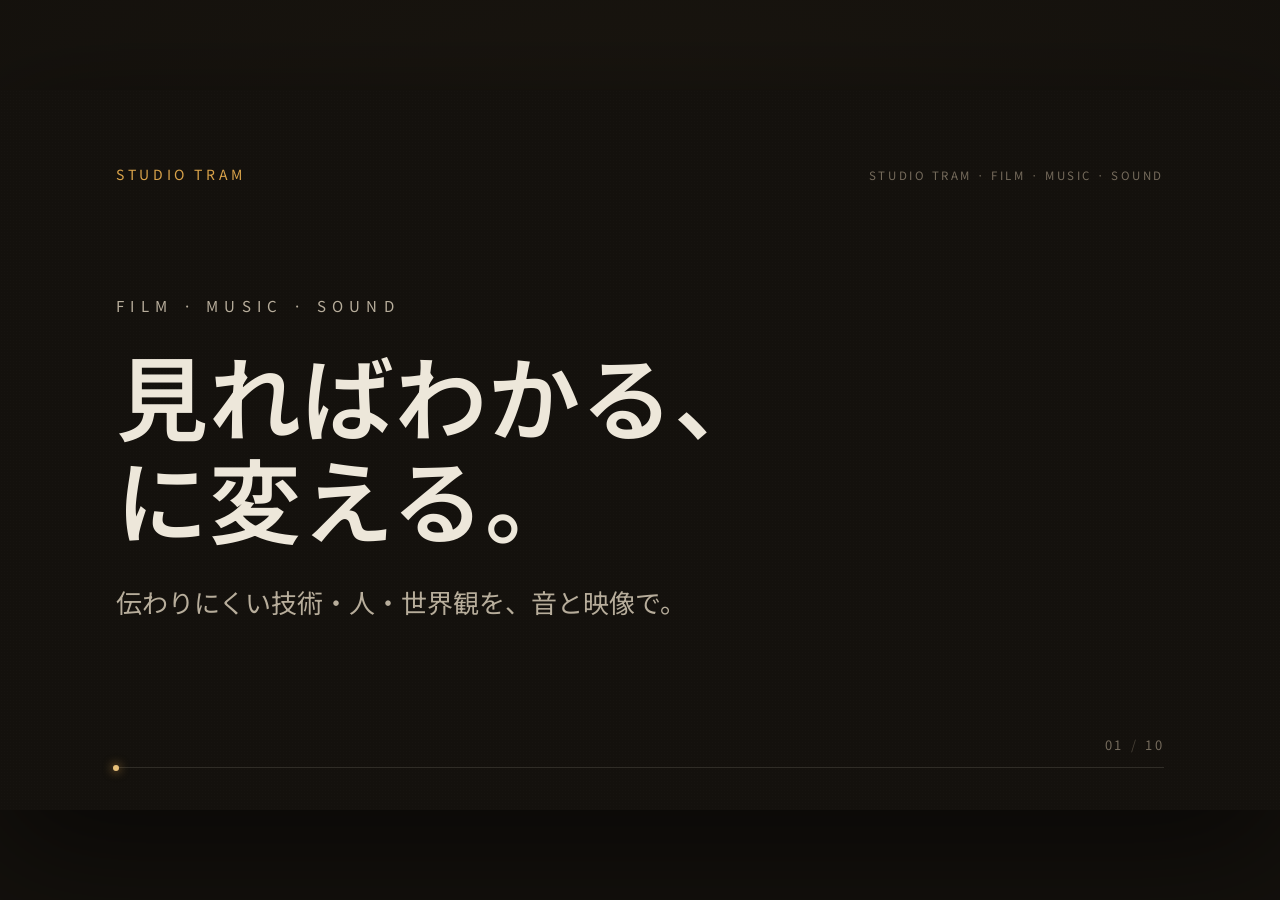
<file: index.html>
<!DOCTYPE html>
<html lang="ja">
<head>
<meta charset="UTF-8" />
<meta name="viewport" content="width=device-width, initial-scale=1" />
<title>STUDIO TRAM ｜ FILM · MUSIC · SOUND</title>
<link rel="preconnect" href="https://fonts.googleapis.com" />
<link rel="preconnect" href="https://fonts.gstatic.com" crossorigin />
<link href="https://fonts.googleapis.com/css2?family=Shippori+Mincho+B1:wght@500;600;700&family=Noto+Sans+JP:wght@400;500;700&family=IBM+Plex+Mono:wght@400;500&display=swap" rel="stylesheet" />
<link rel="stylesheet" href="styles.css" />
</head>
<body>
  <div class="deck">
    <div class="stage" id="stage">
      <div class="slide-mount" id="mount"></div>
      <div class="track" aria-hidden="true">
        <div class="track-line"></div>
        <div class="track-fill"></div>
        <div class="track-node"></div>
      </div>
    </div>
  </div>

  <script src="deck-data.js"></script>
  <script>
  (function () {
    const DECK = window.TRAM_DECK, TOTAL = DECK.length;
    const stage = document.getElementById("stage");
    const mount = document.getElementById("mount");
    const reduce = matchMedia("(prefers-reduced-motion: reduce)").matches;
    let cur = 0;
    const picks = {}; // slideIndex -> chosen option key（選択状態を保持）

    /* 16:9 自動スケール */
    function fit() {
      const s = Math.min(innerWidth / 1280, innerHeight / 720);
      stage.style.transform = "scale(" + s + ")";
    }
    addEventListener("resize", fit);

    /* チャンネル同期（presenterと双方向） */
    let ch = null;
    try { ch = new BroadcastChannel("studio-tram-deck"); } catch (e) {}
    if (ch) ch.onmessage = (e) => {
      const m = e.data || {};
      if (m.type === "goto" && m.i !== cur) go(m.i, false);
      if (m.type === "pick" && m.i === cur) applyPick(m.k, false);
      if (m.type === "hello" && ch) ch.postMessage({ type: "state", i: cur });
    };
    function broadcast(o) { if (ch) ch.postMessage(o); }

    function render() {
      mount.innerHTML = window.renderSlide(DECK[cur], cur, TOTAL);
      stage.style.setProperty("--progress", TOTAL > 1 ? cur / (TOTAL - 1) : 0);
      stage.classList.toggle("is-hero", DECK[cur].layout === "hero");

      // 選択肢のクリック挙動
      const slide = mount.querySelector(".slide");
      if (DECK[cur].layout === "choices") {
        slide.querySelectorAll(".choice").forEach((btn) => {
          btn.addEventListener("click", () => applyPick(+btn.dataset.k, true));
        });
        if (picks[cur] != null) applyPick(picks[cur], false);
      }

      const el = slide;
      if (reduce) { el.classList.add("in"); }
      else { requestAnimationFrame(() => requestAnimationFrame(() => el.classList.add("in"))); }
    }

    function applyPick(k, emit) {
      picks[cur] = k;
      const grid = mount.querySelector(".choice-grid");
      if (!grid) return;
      grid.classList.add("has-pick");
      grid.querySelectorAll(".choice").forEach((b) =>
        b.classList.toggle("is-picked", +b.dataset.k === k)
      );
      if (emit) broadcast({ type: "pick", i: cur, k });
    }

    function go(i, emit) {
      i = Math.max(0, Math.min(TOTAL - 1, i));
      if (i === cur) return;
      cur = i;
      render();
      if (emit) broadcast({ type: "goto", i: cur });
    }
    function next() { go(cur + 1, true); }
    function prev() { go(cur - 1, true); }

    addEventListener("keydown", (e) => {
      if (["ArrowRight", "PageDown", " "].includes(e.key)) { e.preventDefault(); next(); }
      else if (["ArrowLeft", "PageUp"].includes(e.key)) { e.preventDefault(); prev(); }
      else if (e.key === "Home") go(0, true);
      else if (e.key === "End") go(TOTAL - 1, true);
    });
    stage.addEventListener("click", (e) => {
      if (e.target.closest(".choice")) return; // 選択肢クリックは送り送りしない
      next();
    });

    fit(); render();
    broadcast({ type: "hello" });
  })();
  </script>
</body>
</html>
</file>
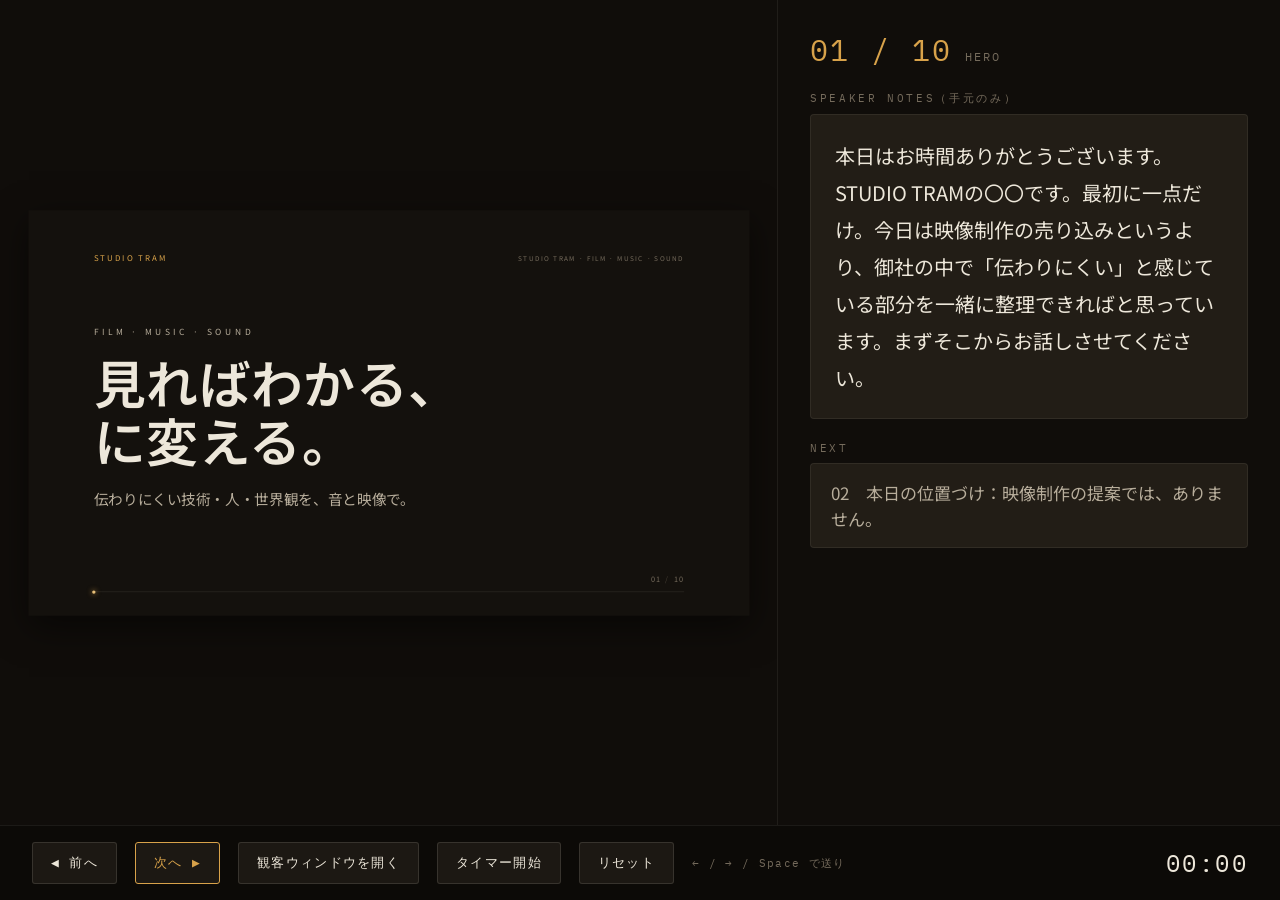
<file: present.html>
<!DOCTYPE html>
<html lang="ja">
<head>
<meta charset="UTF-8" />
<meta name="viewport" content="width=device-width, initial-scale=1" />
<title>STUDIO TRAM ｜ 手元（presenter）</title>
<link rel="preconnect" href="https://fonts.googleapis.com" />
<link rel="preconnect" href="https://fonts.gstatic.com" crossorigin />
<link href="https://fonts.googleapis.com/css2?family=Shippori+Mincho+B1:wght@500;600;700&family=Noto+Sans+JP:wght@400;500;700&family=IBM+Plex+Mono:wght@400;500&display=swap" rel="stylesheet" />
<link rel="stylesheet" href="styles.css" />
</head>
<body>
  <div class="pv">
    <div class="pv-stagewrap">
      <div class="stage" id="stage">
        <div class="slide-mount" id="mount"></div>
        <div class="track" aria-hidden="true">
          <div class="track-line"></div>
          <div class="track-fill"></div>
          <div class="track-node"></div>
        </div>
      </div>
    </div>

    <div class="pv-side">
      <div class="pv-counter">
        <span class="num" id="pvNum">01 / 10</span>
        <span class="lay" id="pvLay"></span>
      </div>
      <div>
        <div class="pv-notes-label">SPEAKER NOTES（手元のみ）</div>
        <div class="pv-notes" id="pvNotes"></div>
      </div>
      <div>
        <div class="pv-next-label">NEXT</div>
        <div class="pv-next" id="pvNext"></div>
      </div>
    </div>

    <div class="pv-bar">
      <button class="pv-btn" id="btnPrev">◀ 前へ</button>
      <button class="pv-btn primary" id="btnNext">次へ ▶</button>
      <button class="pv-btn" id="btnOpen">観客ウィンドウを開く</button>
      <button class="pv-btn" id="btnTimer">タイマー開始</button>
      <button class="pv-btn" id="btnReset">リセット</button>
      <span class="pv-hint">← / → / Space で送り</span>
      <span class="pv-timer" id="pvTimer">00:00</span>
    </div>
  </div>

  <script src="deck-data.js"></script>
  <script>
  (function () {
    const DECK = window.TRAM_DECK, TOTAL = DECK.length;
    const stage = document.getElementById("stage");
    const mount = document.getElementById("mount");
    const reduce = matchMedia("(prefers-reduced-motion: reduce)").matches;
    let cur = 0;

    const $ = (id) => document.getElementById(id);

    let ch = null;
    try { ch = new BroadcastChannel("studio-tram-deck"); } catch (e) {}
    if (ch) ch.onmessage = (e) => {
      const m = e.data || {};
      if (m.type === "goto" && m.i !== cur) go(m.i, false);
      if (m.type === "state" && m.i !== cur) go(m.i, false);
    };
    function broadcast(o) { if (ch) ch.postMessage(o); }

    function pad(n){ return String(n).padStart(2,"0"); }

    function fitStage() {
      const wrap = stage.parentElement;
      const s = Math.min((wrap.clientWidth - 56) / 1280, (wrap.clientHeight - 56) / 720);
      stage.style.transform = "translate(-50%,-50%) scale(" + Math.max(0.1, s) + ")";
    }
    addEventListener("resize", fitStage);

    function renderPreview() {
      mount.innerHTML = window.renderSlide(DECK[cur], cur, TOTAL);
      stage.style.setProperty("--progress", TOTAL > 1 ? cur / (TOTAL - 1) : 0);
      stage.classList.toggle("is-hero", DECK[cur].layout === "hero");
      const el = mount.querySelector(".slide");
      el.classList.add("in"); // 手元は即表示
    }

    function renderSide() {
      $("pvNum").textContent = pad(cur + 1) + " / " + pad(TOTAL);
      $("pvLay").textContent = DECK[cur].layout.toUpperCase();
      $("pvNotes").textContent = DECK[cur].note || "—";
      if (cur < TOTAL - 1) {
        const n = DECK[cur + 1];
        const title = n.title || n.lead || n.figure || (n.parts && n.parts.join(" × ")) ||
                      (n.eyebrow) || "";
        $("pvNext").innerHTML = '<div class="nx-title">' + pad(cur + 2) + '　' +
          escapeHtml(n.eyebrow) + (title && title !== n.eyebrow ? '：' + escapeHtml(title) : '') +
          '</div>';
      } else {
        $("pvNext").innerHTML = '<div class="nx-end">— 最後のスライド（日程打診）—</div>';
      }
    }
    function escapeHtml(s){return String(s==null?"":s).replace(/&/g,"&amp;").replace(/</g,"&lt;").replace(/>/g,"&gt;");}

    function go(i, emit) {
      i = Math.max(0, Math.min(TOTAL - 1, i));
      cur = i;
      renderPreview(); renderSide();
      if (emit) broadcast({ type: "goto", i: cur });
    }
    function next(){ go(cur + 1, true); }
    function prev(){ go(cur - 1, true); }

    $("btnNext").onclick = next;
    $("btnPrev").onclick = prev;
    $("btnOpen").onclick = () => {
      const w = window.open("index.html", "tram_audience");
      setTimeout(() => broadcast({ type: "goto", i: cur }), 400);
    };

    /* タイマー */
    let t0 = null, raf = null, paused = 0, running = false;
    function tick() {
      const ms = Date.now() - t0 + paused;
      const s = Math.floor(ms / 1000);
      $("pvTimer").textContent = pad(Math.floor(s / 60)) + ":" + pad(s % 60);
      raf = requestAnimationFrame(tick);
    }
    $("btnTimer").onclick = () => {
      if (!running) { t0 = Date.now(); running = true; $("btnTimer").textContent = "一時停止"; tick(); }
      else { paused += Date.now() - t0; running = false; cancelAnimationFrame(raf); $("btnTimer").textContent = "再開"; }
    };
    $("btnReset").onclick = () => {
      running = false; cancelAnimationFrame(raf); paused = 0; t0 = null;
      $("pvTimer").textContent = "00:00"; $("btnTimer").textContent = "タイマー開始";
    };

    addEventListener("keydown", (e) => {
      if (["ArrowRight","PageDown"," "].includes(e.key)) { e.preventDefault(); next(); }
      else if (["ArrowLeft","PageUp"].includes(e.key)) { e.preventDefault(); prev(); }
      else if (e.key === "Home") go(0, true);
      else if (e.key === "End") go(TOTAL - 1, true);
    });

    fitStage(); go(0, false);
    broadcast({ type: "hello" });
  })();
  </script>
</body>
</html>
</file>
<file: styles.css>
/* ============================================================
   STUDIO TRAM — 商談デッキ 共通スタイル
   試写室トーン：espressoダーク × 骨色 × 真鍮アンバー
   署名要素：画面下を横切るブラスの「軌道線」= 進行バー
   ============================================================ */

:root {
  --bg:        #14110D;   /* ウォームダーク（espresso） */
  --bg-2:      #1C1813;   /* 面・カード */
  --bg-3:      #221D16;   /* presenter面 */
  --ink:       #EDE7DA;   /* 骨色・主文字 */
  --ink-soft:  #B7AD9B;   /* 補足 */
  --ink-faint: #756B5C;   /* かすれ・ラベル */
  --accent:    #D8A24A;   /* 真鍮アンバー（映写灯／金管） */
  --accent-2:  #E7C079;   /* 明るめブラス */
  --accent-deep:#9C7228;
  --hair:      rgba(237,231,218,0.13);
  --hair-soft: rgba(237,231,218,0.07);

  --serif: "Shippori Mincho B1", "Hiragino Mincho ProN", serif;
  --sans:  "Noto Sans JP", "Hiragino Kaku Gothic ProN", sans-serif;
  --mono:  "IBM Plex Mono", ui-monospace, monospace;

  --stage-w: 1280px;
  --stage-h: 720px;
  --mx: 116px;   /* 横の余白 */
  --my: 74px;    /* 縦の余白 */
}

* { box-sizing: border-box; }

html, body {
  margin: 0;
  height: 100%;
  background: var(--bg);
  color: var(--ink);
  font-family: var(--sans);
  -webkit-font-smoothing: antialiased;
  text-rendering: optimizeLegibility;
}

/* ---------- ステージ（16:9・中央・自動スケール） ---------- */
.deck {
  position: fixed;
  inset: 0;
  display: grid;
  place-items: center;
  overflow: hidden;
  background:
    radial-gradient(120% 80% at 50% 18%, #1A1610 0%, var(--bg) 60%);
}

.stage {
  position: relative;
  width: var(--stage-w);
  height: var(--stage-h);
  transform-origin: center center;
  background: var(--bg);
  box-shadow: 0 40px 120px rgba(0,0,0,0.55);
  overflow: hidden;
  --progress: 0;        /* 0..1 進行度（JSが更新） */
}

/* かすかなフィルム粒子（さりげなく） */
.stage::after {
  content: "";
  position: absolute; inset: 0;
  pointer-events: none;
  background-image: radial-gradient(rgba(255,255,255,0.025) 0.5px, transparent 0.6px);
  background-size: 3px 3px;
  opacity: 0.5;
  mix-blend-mode: screen;
}

.slide-mount { position: absolute; inset: 0; }

/* ---------- スライド枠 ---------- */
.slide {
  position: absolute;
  inset: 0;
  display: grid;
  grid-template-rows: auto 1fr auto;
  padding: var(--my) var(--mx) calc(var(--my) - 18px);
  opacity: 0;
  transform: translateY(10px);
}
.slide.in {
  opacity: 1;
  transform: none;
  transition: opacity .55s ease, transform .55s cubic-bezier(.2,.7,.2,1);
}

.chrome-top {
  display: flex;
  justify-content: space-between;
  align-items: baseline;
}
.eyebrow {
  font-size: 14px;
  letter-spacing: .26em;
  color: var(--accent);
  text-transform: none;
}
.slate {
  font-size: 11.5px;
  letter-spacing: .22em;
  color: var(--ink-faint);
}

.content {
  display: flex;
  flex-direction: column;
  justify-content: center;
  min-height: 0;
}

.chrome-bottom {
  display: flex;
  justify-content: flex-end;
  align-items: flex-end;
}
.idx {
  font-size: 13px;
  letter-spacing: .18em;
  color: var(--ink-faint);
}
.idx-sep { color: rgba(117,107,92,0.5); margin: 0 2px; }

/* ---------- 署名：ブラスの軌道線（進行バー兼ねる） ---------- */
.track {
  position: absolute;
  left: var(--mx);
  right: var(--mx);
  bottom: calc(var(--my) - 32px);
  height: 1px;
  pointer-events: none;
}
.track-line {
  position: absolute; inset: 0;
  background: var(--hair);
}
.track-fill {
  position: absolute; left: 0; top: 0; height: 1px;
  width: calc(var(--progress) * 100%);
  background: linear-gradient(90deg, rgba(216,162,74,0) 0%, var(--accent) 100%);
  transition: width .55s cubic-bezier(.2,.7,.2,1);
}
.track-node {
  position: absolute; top: 50%;
  left: calc(var(--progress) * 100%);
  width: 6px; height: 6px; margin: -3px 0 0 -3px;
  border-radius: 50%;
  background: var(--accent-2);
  box-shadow: 0 0 10px 1px rgba(216,162,74,0.55);
  transition: left .55s cubic-bezier(.2,.7,.2,1);
}

/* ============================================================
   レイアウト別
   ============================================================ */

/* 1. hero */
.c-hero { display: flex; flex-direction: column; gap: 26px; }
.hero-kicker {
  font-size: 15px; letter-spacing: .42em; color: var(--ink-soft);
}
.hero-title {
  font-size: 92px; line-height: 1.12; font-weight: 600;
  letter-spacing: .01em; margin: 0; color: var(--ink);
}
.hero-sub {
  font-size: 26px; line-height: 1.7; color: var(--ink-soft);
  margin: 6px 0 0; font-weight: 400; max-width: 26em;
}

/* 2. statements */
.c-statements { display: flex; flex-direction: column; gap: 30px; }
.stmt-lead {
  font-size: 58px; line-height: 1.3; font-weight: 600; margin: 0;
  letter-spacing: .01em;
}
.stmt-list { list-style: none; margin: 0; padding: 0; display: grid; gap: 16px; }
.stmt-list li {
  font-size: 27px; line-height: 1.6; color: var(--ink-soft);
  padding-left: 28px; position: relative;
}
.stmt-list li::before {
  content: ""; position: absolute; left: 0; top: .85em;
  width: 12px; height: 1px; background: var(--accent);
}

/* 3. choices */
.c-choices { display: flex; flex-direction: column; gap: 30px; }
.choices-hint { font-size: 14px; letter-spacing: .14em; color: var(--ink-faint); }
.choice-grid {
  display: grid; grid-template-columns: 1fr 1fr; gap: 18px;
}
.choice {
  display: flex; flex-direction: column; gap: 12px;
  text-align: left; cursor: pointer;
  background: var(--bg-2);
  border: 1px solid var(--hair);
  border-radius: 3px;
  padding: 28px 30px;
  color: var(--ink);
  font-family: var(--sans);
  transition: border-color .3s ease, background .3s ease,
              transform .3s ease, opacity .3s ease;
}
.choice:hover { border-color: rgba(216,162,74,0.4); }
.choice-tag {
  font-size: 13px; letter-spacing: .2em; color: var(--accent);
}
.choice-text { font-size: 22px; line-height: 1.55; color: var(--ink-soft); }
.choice.is-picked {
  border-color: var(--accent);
  background: linear-gradient(180deg, rgba(216,162,74,0.10), rgba(216,162,74,0.02));
  transform: translateY(-2px);
}
.choice.is-picked .choice-text { color: var(--ink); }
.choice-grid.has-pick .choice:not(.is-picked) { opacity: .4; }

/* 4. punch */
.c-punch { display: flex; flex-direction: column; gap: 40px; }
.punch-setup { display: grid; gap: 12px; }
.punch-setup p {
  margin: 0; font-size: 26px; line-height: 1.65; color: var(--ink-soft);
}
.punch-line {
  margin: 0; font-size: 64px; line-height: 1.3; font-weight: 600;
  letter-spacing: .01em;
}
.punch-line .pp, .punch-line .ph { display: block; }
.punch-line .ph { margin-top: 4px; }
.hl { color: var(--accent); }

/* 5. formula */
.c-formula { display: flex; flex-direction: column; gap: 44px; align-items: flex-start; }
.formula-row {
  display: flex; align-items: center; gap: 26px;
  font-size: 76px; font-weight: 600; letter-spacing: .04em;
}
.f-part { color: var(--ink); }
.f-x { color: var(--accent); font-size: 52px; font-weight: 400; }
.formula-lines { display: grid; gap: 12px; }
.formula-lines p {
  margin: 0; font-size: 27px; line-height: 1.65; color: var(--ink-soft);
}

/* 6. figure */
.c-figure { display: flex; flex-direction: column; gap: 34px; }
.figure-row { display: flex; align-items: baseline; gap: 22px; flex-wrap: wrap; }
.figure-num { font-size: 112px; line-height: 1; font-weight: 600; letter-spacing: .01em; }
.figure-cap { font-size: 30px; line-height: 1.5; color: var(--ink); }
.figure-sub { margin: 0; font-size: 26px; line-height: 1.7; color: var(--ink-soft); max-width: none; }

/* 7. credits */
.c-credits { display: flex; flex-direction: column; gap: 38px; }
.credits-lead { font-size: 50px; line-height: 1.35; font-weight: 600; margin: 0; }
.credits-list { list-style: none; margin: 0; padding: 0; display: grid; gap: 14px; max-width: 38em; }
.credits-list li {
  display: flex; align-items: baseline; gap: 16px;
  padding-bottom: 13px; border-bottom: 1px solid var(--hair-soft);
}
.cr-name { font-size: 20px; letter-spacing: .04em; color: var(--ink); }
.cr-role { font-size: 13px; letter-spacing: .1em; color: var(--ink-faint); margin-left: auto; }

/* 8. process */
.c-process { display: grid; gap: 26px; }
.step { display: flex; align-items: baseline; gap: 30px; }
.step-no {
  font-size: 22px; color: var(--accent); letter-spacing: .1em;
  min-width: 48px;
}
.step-text { font-size: 32px; line-height: 1.5; color: var(--ink); }

/* 9. reuse */
.c-reuse { display: flex; flex-direction: column; gap: 40px; align-items: flex-start; }
.reuse-title { font-size: 58px; line-height: 1.25; font-weight: 600; margin: 0; }
.reuse-diagram { display: flex; align-items: center; gap: 30px; }
.reuse-src {
  font-size: 22px; color: var(--ink); padding: 16px 26px;
  border: 1px solid var(--accent); border-radius: 3px; white-space: nowrap;
}
.reuse-arrow {
  width: 64px; height: 1px; background: var(--accent); position: relative;
}
.reuse-arrow::after {
  content: ""; position: absolute; right: 0; top: -3px;
  border-left: 7px solid var(--accent);
  border-top: 3.5px solid transparent; border-bottom: 3.5px solid transparent;
}
.reuse-uses { display: flex; gap: 14px; }
.use {
  font-size: 20px; color: var(--ink-soft); padding: 14px 22px;
  background: var(--bg-2); border: 1px solid var(--hair); border-radius: 3px;
}
.reuse-sub { margin: 0; font-size: 26px; line-height: 1.7; color: var(--ink-soft); }

/* 10. cta */
.c-cta { display: flex; flex-direction: column; gap: 30px; }
.cta-lines { list-style: none; margin: 0; padding: 0; display: grid; gap: 14px; }
.cta-lines li {
  font-size: 28px; line-height: 1.6; color: var(--ink-soft);
  padding-left: 28px; position: relative;
}
.cta-lines li::before {
  content: ""; position: absolute; left: 0; top: .82em;
  width: 12px; height: 1px; background: var(--accent);
}
.cta-highlight { margin: 10px 0 0; font-size: 42px; line-height: 1.4; font-weight: 600; }
.cta-date { font-size: 16px; letter-spacing: .12em; color: var(--accent); margin: 0; }

/* ============================================================
   PRESENTER（手元）UI
   ============================================================ */
.pv {
  position: fixed; inset: 0;
  background: #100D0A;
  color: var(--ink);
  display: grid;
  grid-template-columns: minmax(0, 1.55fr) minmax(0, 1fr);
  grid-template-rows: 1fr auto;
  gap: 0;
}
.pv-stagewrap {
  grid-row: 1 / 2; grid-column: 1 / 2;
  position: relative;
  overflow: hidden;
  min-width: 0;
  border-right: 1px solid var(--hair-soft);
}
.pv-stagewrap .stage {
  position: absolute; top: 50%; left: 50%;
  transform-origin: center center;
  box-shadow: 0 20px 60px rgba(0,0,0,0.5);
}

.pv-side {
  grid-row: 1 / 2; grid-column: 2 / 3;
  display: flex; flex-direction: column;
  padding: 30px 32px; gap: 22px; min-height: 0; min-width: 0;
}
.pv-counter {
  display: flex; align-items: baseline; gap: 12px;
}
.pv-counter .num { font-family: var(--mono); font-size: 30px; color: var(--accent); letter-spacing: .08em; }
.pv-counter .lay { font-family: var(--mono); font-size: 12px; color: var(--ink-faint); letter-spacing: .18em; }
.pv-notes-label, .pv-next-label {
  font-family: var(--mono); font-size: 11px; letter-spacing: .24em;
  color: var(--ink-faint); margin-bottom: 8px;
}
.pv-notes {
  flex: 1; min-height: 0; overflow-y: auto;
  font-size: 20px; line-height: 1.85; color: var(--ink);
  background: var(--bg-3); border: 1px solid var(--hair-soft);
  border-radius: 4px; padding: 22px 24px;
}
.pv-next {
  background: var(--bg-3); border: 1px solid var(--hair-soft);
  border-radius: 4px; padding: 16px 20px;
}
.pv-next .nx-title { font-size: 17px; color: var(--ink-soft); line-height: 1.5; }
.pv-next .nx-end { font-family: var(--mono); font-size: 13px; color: var(--ink-faint); }

.pv-bar {
  grid-row: 2 / 3; grid-column: 1 / 3;
  display: flex; align-items: center; gap: 18px;
  padding: 16px 32px;
  border-top: 1px solid var(--hair-soft);
  background: #0C0A07;
}
.pv-btn {
  font-family: var(--mono); font-size: 13px; letter-spacing: .1em;
  background: var(--bg-2); color: var(--ink);
  border: 1px solid var(--hair); border-radius: 3px;
  padding: 11px 18px; cursor: pointer;
  transition: border-color .2s ease, background .2s ease;
}
.pv-btn:hover { border-color: var(--accent); }
.pv-btn.primary { border-color: var(--accent); color: var(--accent); }
.pv-timer {
  font-family: var(--mono); font-size: 24px; letter-spacing: .1em;
  color: var(--ink); margin-left: auto;
}
.pv-hint { font-family: var(--mono); font-size: 11px; color: var(--ink-faint); letter-spacing: .12em; }

/* ---------- reduced motion ---------- */
@media (prefers-reduced-motion: reduce) {
  .slide, .slide.in { transition: none !important; transform: none !important; }
  .track-fill, .track-node { transition: none !important; }
  .stage::after { display: none; }
}
</file>
